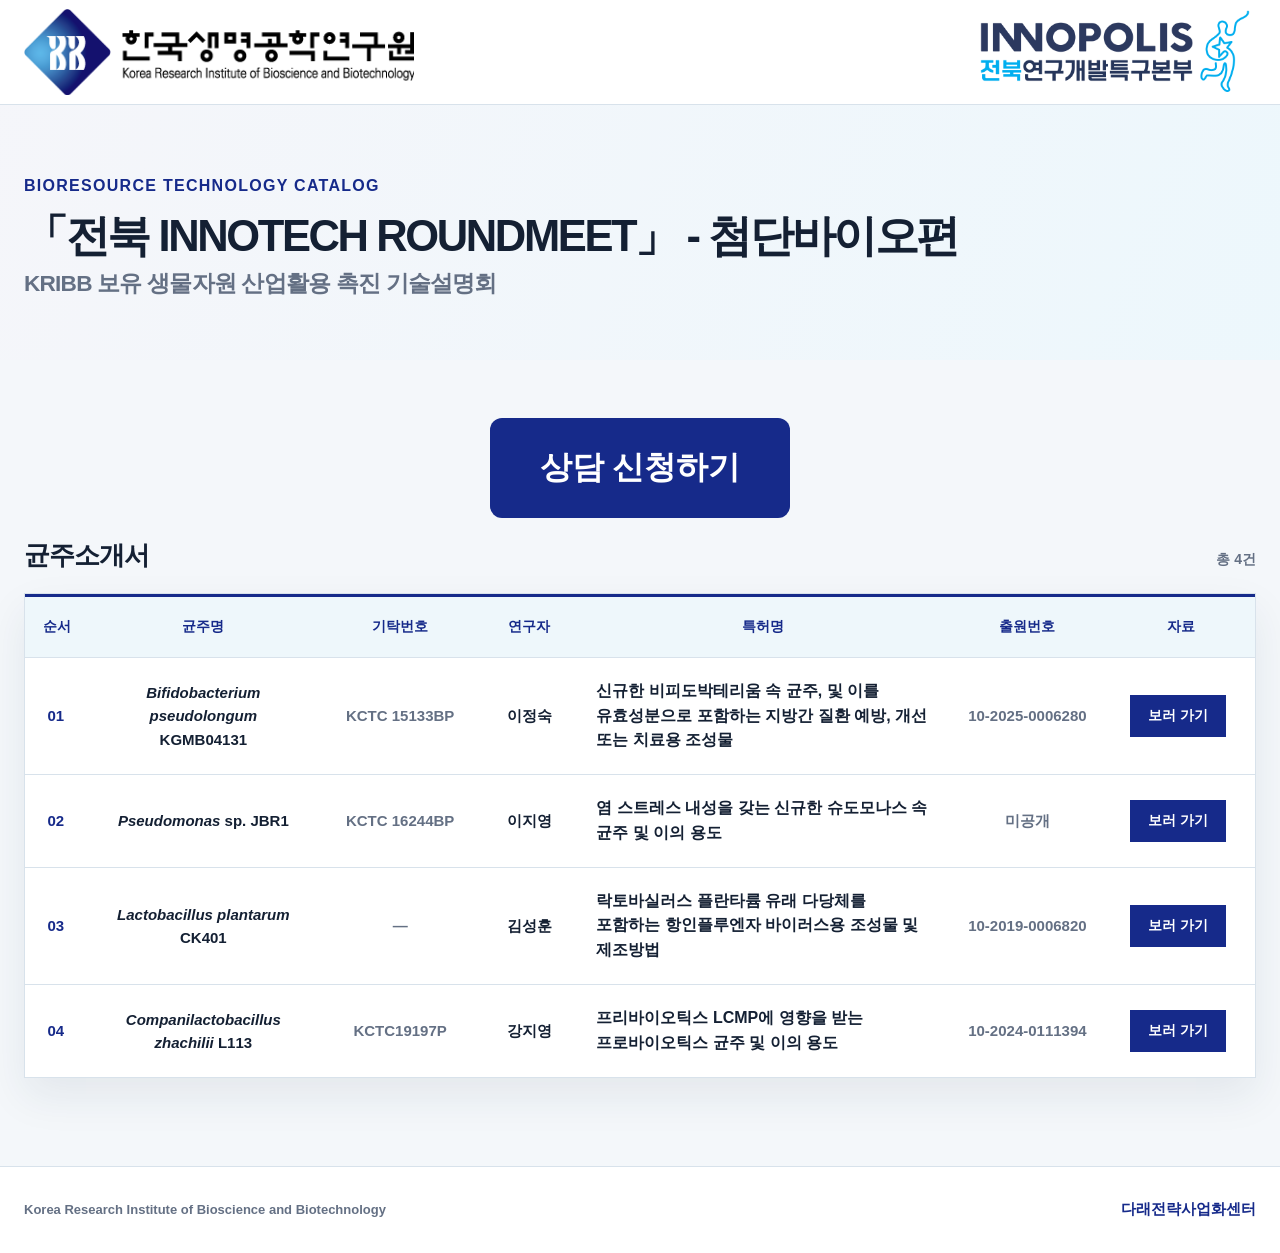
<file: index.html>
<!doctype html>
<html lang="ko">
<head>
  <meta charset="utf-8">
  <meta name="viewport" content="width=device-width, initial-scale=1">
  <meta name="description" content="한국생명공학연구원 보유 균주 및 생물자원 기술소개서 목록">
  <title>KRIBB 균주소개서</title>
  <style>
    :root {
      --kribb-navy: #162a8a;
      --kribb-blue: #35a9df;
      --kribb-pale: #eef7fb;
      --ink: #142033;
      --muted: #647084;
      --line: #d8e2eb;
      --paper: #ffffff;
      --background: #f4f7fa;
    }

    * {
      box-sizing: border-box;
    }

    html {
      word-break: keep-all;
      overflow-wrap: normal;
    }

    body {
      margin: 0;
      min-width: 320px;
      background: var(--background);
      color: var(--ink);
      font-family: "Pretendard", "Noto Sans KR", "Malgun Gothic", sans-serif;
    }

    a {
      color: inherit;
      text-decoration: none;
    }

    .wrap {
      width: min(calc(100% - 48px), 1280px);
      margin: 0 auto;
    }

    .site-header {
      border-bottom: 1px solid var(--line);
      background: var(--paper);
    }

    .site-header__inner {
      display: flex;
      align-items: center;
      justify-content: space-between;
      min-height: 104px;
      gap: 32px;
    }

    .brand img {
      display: block;
      width: min(100%, 390px);
      height: auto;
    }

    .region-logo {
      display: block;
      flex: 0 0 auto;
      width: clamp(220px, 22vw, 300px);
      height: auto;
    }

    .hero {
      padding: 72px 0 62px;
      background:
        linear-gradient(110deg, rgba(22, 42, 138, 0.045), rgba(53, 169, 223, 0.09)),
        var(--paper);
    }

    .hero__eyebrow {
      margin: 0 0 16px;
      color: var(--kribb-navy);
      font-size: 16px;
      font-weight: 900;
      letter-spacing: 0.08em;
    }

    .hero h1 {
      margin: 0;
      font-size: clamp(34px, 3.4vw, 52px);
      line-height: 1.16;
      letter-spacing: -0.055em;
    }

    .hero h1 span {
      display: block;
      white-space: nowrap;
    }

    .hero h1 .subject {
      margin-top: 10px;
      color: var(--muted);
      font-size: 0.52em;
      font-weight: 700;
      letter-spacing: -0.035em;
    }

    main {
      padding: 58px 0 88px;
    }

    .section-heading {
      display: flex;
      align-items: baseline;
      justify-content: space-between;
      gap: 24px;
      margin-bottom: 20px;
    }

    .section-heading h2 {
      margin: 0;
      font-size: 26px;
      letter-spacing: -0.04em;
    }

    .count {
      color: var(--muted);
      font-size: 14px;
      font-weight: 800;
    }

    .table-shell {
      overflow-x: auto;
      border: 1px solid var(--line);
      background: var(--paper);
      box-shadow: 0 18px 40px rgba(28, 51, 78, 0.08);
    }

    table {
      width: 100%;
      min-width: 1180px;
      border-collapse: collapse;
      table-layout: fixed;
    }

    col.presentation-order { width: 5%; }
    col.strain-name { width: 19%; }
    col.deposit-number { width: 13%; }
    col.researcher-name { width: 8%; }
    col.patent-name { width: 30%; }
    col.patent-number { width: 13%; }
    col.open { width: 12%; }

    th,
    td {
      border-bottom: 1px solid var(--line);
      padding: 21px 18px;
      vertical-align: middle;
    }

    thead th {
      border-top: 3px solid var(--kribb-navy);
      background: var(--kribb-pale);
      color: var(--kribb-navy);
      font-size: 14px;
      font-weight: 900;
      text-align: center;
    }

    tbody tr:last-child td {
      border-bottom: 0;
    }

    tbody tr:hover {
      background: #f8fbfd;
    }

    td {
      font-size: 15px;
      line-height: 1.55;
    }

    .patent-title {
      font-size: 16px;
      font-weight: 800;
      text-align: left;
    }

    .order,
    .number,
    .deposit,
    .researcher,
    .strain,
    .action {
      text-align: center;
    }

    .number,
    .deposit {
      color: var(--muted);
      font-weight: 700;
      white-space: nowrap;
    }

    .strain {
      font-weight: 700;
    }

    .researcher {
      font-weight: 800;
      white-space: nowrap;
    }

    .order {
      color: var(--kribb-navy);
      font-weight: 900;
      white-space: nowrap;
    }

    td.action {
      padding-right: 18px;
      padding-left: 12px;
    }

    .action a {
      display: inline-flex;
      align-items: center;
      justify-content: center;
      min-width: 96px;
      min-height: 42px;
      padding: 10px 16px;
      background: var(--kribb-navy);
      color: #fff;
      font-size: 14px;
      font-weight: 900;
      white-space: nowrap;
      transition: background-color 160ms ease;
    }

    .action a:hover,
    .action a:focus-visible {
      background: #0f1f6e;
    }

    .action a:focus-visible {
      outline: 3px solid rgba(53, 169, 223, 0.45);
      outline-offset: 3px;
    }

    .consult-action {
      display: flex;
      justify-content: center;
      margin-bottom: 20px;
    }

    .consult-action a {
      display: inline-flex;
      align-items: center;
      justify-content: center;
      min-width: 300px;
      min-height: 100px;
      border-radius: 12px;
      padding: 13px 24px;
      background: var(--kribb-navy);
      color: #fff;
      font-size: 32px;
      font-weight: 900;
      white-space: nowrap;
      transition: background-color 160ms ease;
    }

    .consult-action a:hover,
    .consult-action a:focus-visible {
      background: #0f1f6e;
    }

    .consult-action a:focus-visible {
      outline: 3px solid rgba(53, 169, 223, 0.45);
      outline-offset: 3px;
    }

    footer {
      border-top: 1px solid var(--line);
      background: var(--paper);
    }

    .footer-inner {
      display: flex;
      align-items: center;
      justify-content: space-between;
      min-height: 86px;
      gap: 24px;
      color: var(--muted);
      font-size: 13px;
      font-weight: 700;
    }

    .footer-inner strong {
      color: var(--kribb-navy);
      font-size: 15px;
    }

    @media (max-width: 760px) {
      .wrap {
        width: min(calc(100% - 24px), 1280px);
      }

      .site-header__inner {
        min-height: 86px;
        gap: 18px;
      }

      .brand img {
        width: min(58vw, 300px);
      }

      .region-logo {
        width: min(32vw, 220px);
      }

      .hero {
        padding: 48px 0 42px;
      }

      main {
        padding: 40px 0 64px;
      }

      .hero h1 span {
        white-space: normal;
      }

      .footer-inner {
        align-items: flex-start;
        flex-direction: column;
        justify-content: center;
        padding: 20px 0;
      }
    }

    @media (max-width: 480px) {
      .site-header__inner {
        align-items: flex-start;
        flex-direction: column;
        justify-content: center;
        padding: 18px 0;
      }

      .brand img {
        width: min(88vw, 300px);
      }

      .region-logo {
        width: min(68vw, 260px);
      }

      .hero h1 {
        font-size: 32px;
      }

      .consult-action a {
        width: 100%;
      }

    }
  </style>
</head>
<body>
  <header class="site-header">
    <div class="wrap site-header__inner">
      <a class="brand" href="./" aria-label="KRIBB 균주소개서 홈">
        <img src="assets/kribb-ci/kribb-signature-ko-en.png" alt="한국생명공학연구원">
      </a>
      <img class="region-logo" src="assets/innopolis/innopolis-logo.png" alt="INNOPOLIS 전북연구개발특구">
    </div>
  </header>

  <section class="hero" aria-labelledby="page-title">
    <div class="wrap">
      <p class="hero__eyebrow">BIORESOURCE TECHNOLOGY CATALOG</p>
      <h1 id="page-title">
        <span>「전북 INNOTECH ROUNDMEET」 - 첨단바이오편</span>
        <span class="subject">KRIBB 보유 생물자원 산업활용 촉진 기술설명회</span>
      </h1>
    </div>
  </section>

  <main class="wrap">

        <div class="consult-action">
      <a href="https://forms.gle/LGqWmAsrdCUDUHoa6" target="_blank" rel="noopener noreferrer">상담 신청하기</a>
        </div>
    <div class="section-heading">
      <h2>균주소개서</h2>
      <span class="count">총 4건</span>
    </div>

    <div class="table-shell">
      <table aria-label="KRIBB 균주소개서 목록">
        <colgroup>
          <col class="presentation-order">
          <col class="strain-name">
          <col class="deposit-number">
          <col class="researcher-name">
          <col class="patent-name">
          <col class="patent-number">
          <col class="open">
        </colgroup>
        <thead>
          <tr>
            <th scope="col">순서</th>
            <th scope="col">균주명</th>
            <th scope="col">기탁번호</th>
            <th scope="col">연구자</th>
            <th scope="col">특허명</th>
            <th scope="col">출원번호</th>
            <th scope="col">자료</th>
          </tr>
        </thead>
        <tbody>
          <tr>
            <td class="order">01</td>
            <td class="strain"><i>Bifidobacterium pseudolongum</i> KGMB04131</td>
            <td class="deposit">KCTC 15133BP</td>
            <td class="researcher">이정숙</td>
            <td class="patent-title">신규한 비피도박테리움 속 균주, 및 이를 유효성분으로 포함하는 지방간 질환 예방, 개선 또는 치료용 조성물</td>
            <td class="number">10-2025-0006280</td>
            <td class="action"><a href="smk2.html" aria-label="이정숙 박사 균주소개서 보러 가기">보러 가기</a></td>
          </tr>
          <tr>
            <td class="order">02</td>
            <td class="strain"><i>Pseudomonas</i> sp. JBR1</td>
            <td class="deposit">KCTC 16244BP</td>
            <td class="researcher">이지영</td>
            <td class="patent-title">염 스트레스 내성을 갖는 신규한 슈도모나스 속 균주 및 이의 용도</td>
            <td class="number">미공개</td>
            <td class="action"><a href="smk1.html" aria-label="이지영 박사 균주소개서 보러 가기">보러 가기</a></td>
          </tr>
          <tr>
            <td class="order">03</td>
            <td class="strain"><i>Lactobacillus plantarum</i> CK401</td>
            <td class="deposit">—</td>
            <td class="researcher">김성훈</td>
            <td class="patent-title">락토바실러스 플란타륨 유래 다당체를 포함하는 항인플루엔자 바이러스용 조성물 및 제조방법</td>
            <td class="number">10-2019-0006820</td>
            <td class="action"><a href="smk3.html" aria-label="김성훈 박사 균주소개서 보러 가기">보러 가기</a></td>
          </tr>
          <tr>
            <td class="order">04</td>
            <td class="strain"><i>Companilactobacillus zhachilii</i> L113</td>
            <td class="deposit">KCTC19197P</td>
            <td class="researcher">강지영</td>
            <td class="patent-title">프리바이오틱스 LCMP에 영향을 받는 프로바이오틱스 균주 및 이의 용도</td>
            <td class="number">10-2024-0111394</td>
            <td class="action"><a href="smk4.html" aria-label="강지영 박사 균주소개서 보러 가기">보러 가기</a></td>
          </tr>
        </tbody>
      </table>
    </div>
  </main>

  <footer>
    <div class="wrap footer-inner">
      <span>Korea Research Institute of Bioscience and Biotechnology</span>
      <strong>다래전략사업화센터</strong>
    </div>
  </footer>
</body>
</html>
</file>
